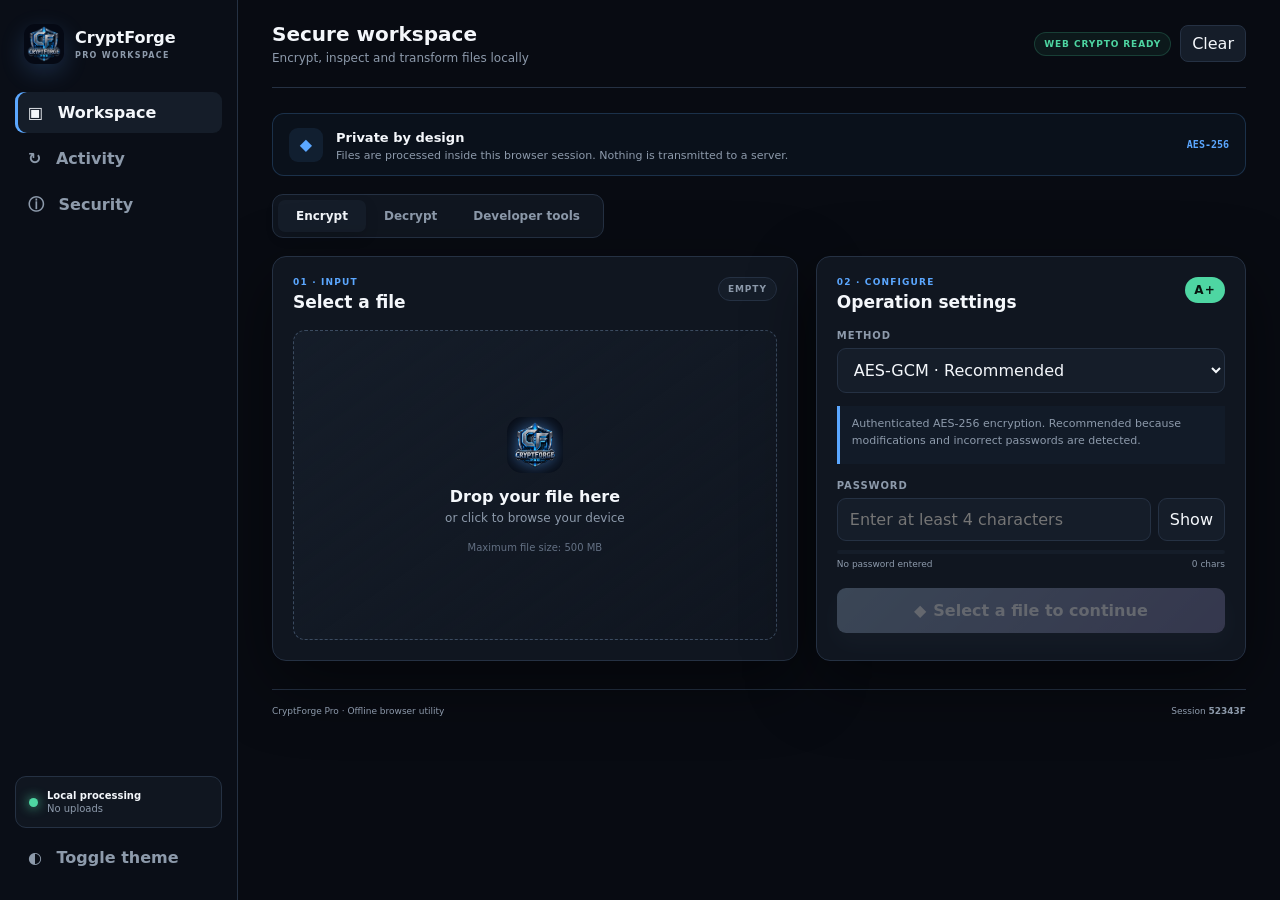
<file: CryptForge_20Pro_20Logo_20Edition/index.html>
<!doctype html><html lang="en" data-theme="dark"><head><meta charset="utf-8"><meta name="viewport" content="width=device-width,initial-scale=1"><meta name="color-scheme" content="dark light"><link rel="icon" type="image/png" href="cryptforge-pro-logo.png"><title>CryptForge Pro</title><link rel="stylesheet" href="cryptforge-pro.css"></head><body>
<div class="shell"><aside class="sidebar"><div class="brand"><div class="mark"><img src="cryptforge-pro-logo.png" alt="CryptForge Pro logo"></div><div><b>CryptForge</b><span>PRO WORKSPACE</span></div></div><nav><button class="nav active" data-view="workspace">▣ <span>Workspace</span></button><button class="nav" data-view="history">↻ <span>Activity</span></button><button class="nav" data-view="about">ⓘ <span>Security</span></button></nav><div class="sideFoot"><div class="local"><i></i><div><b>Local processing</b><span>No uploads</span></div></div><button id="themeBtn" class="theme">◐ <span>Toggle theme</span></button></div></aside>
<main><header class="topbar"><div><h1 id="viewTitle">Secure workspace</h1><p>Encrypt, inspect and transform files locally</p></div><div class="topActions"><span class="engine">WEB CRYPTO READY</span><button id="clearBtn" class="ghost">Clear</button></div></header>
<section id="workspaceView" class="view"><div class="securityBanner"><div class="shield">◆</div><div><b>Private by design</b><p>Files are processed inside this browser session. Nothing is transmitted to a server.</p></div><span>AES-256</span></div>
<div class="modebar"><button id="encryptMode" class="active">Encrypt</button><button id="decryptMode">Decrypt</button><button id="toolsMode">Developer tools</button></div>
<div class="workgrid"><section class="card uploadCard"><div class="cardHead"><div><span class="eyebrow">01 · INPUT</span><h2>Select a file</h2></div><span id="fileBadge" class="badge">EMPTY</span></div><div id="dropzone" tabindex="0" role="button"><input id="fileInput" type="file" hidden><div class="uploadIcon"><img src="cryptforge-pro-logo.png" alt=""></div><h3 id="dropTitle">Drop your file here</h3><p>or click to browse your device</p><small>Maximum file size: 500 MB</small></div><div id="fileInspector" class="inspector hidden"><div class="fileGlyph">FILE</div><div class="fileMeta"><b id="fileName"></b><span id="fileDetails"></span></div><button id="removeFile" class="iconBtn" aria-label="Remove file">×</button></div></section>
<section class="card configCard"><div class="cardHead"><div><span class="eyebrow">02 · CONFIGURE</span><h2>Operation settings</h2></div><span id="securityGrade" class="grade">A+</span></div><label for="algoSelect">Method</label><select id="algoSelect"><optgroup label="Authenticated encryption"><option value="full-aes-gcm">AES-GCM · Recommended</option></optgroup><optgroup label="Advanced encryption"><option value="full-aes-cbc">AES-CBC</option><option value="full-aes-ctr">AES-CTR</option><option value="selective-text">Selective text encryption</option><option value="embedded-block">Embedded encrypted block</option><option value="stego-png-meta">PNG metadata container</option><option value="stego-png-lsb">PNG pixel LSB</option></optgroup><optgroup label="Developer tools"><option value="js-obfuscate">JavaScript Obfuscation</option><option value="js-minify">JavaScript Minifier</option><option value="base64-encode">Base64 Encode</option><option value="base64-decode">Base64 Decode</option><option value="sha256">SHA-256 File Hash</option></optgroup><optgroup label="Legacy"><option value="full-xor">XOR stream · Weak</option></optgroup></select><div id="methodHelp" class="methodHelp"></div>
<div id="passwordSection"><label for="password">Password</label><div class="passwordRow"><input type="password" id="password" placeholder="Enter at least 4 characters" autocomplete="new-password"><button id="togglePassword" type="button">Show</button></div><div class="meter"><i id="strengthBar"></i></div><div class="meterText"><span id="strengthText">No password entered</span><span id="passwordLength">0 chars</span></div></div><button id="processBtn" class="primary" disabled><span id="processIcon">◆</span><span id="processText">Select a file to continue</span></button></section></div>
<div id="progressPanel" class="progressPanel hidden"><div><span id="progressLabel">Processing securely</span><b id="progressPercent">0%</b></div><div class="progressTrack"><i id="progressBar"></i></div></div><div id="output" role="status" aria-live="polite"></div>
<section id="resultPanel" class="card resultPanel hidden"><div class="cardHead"><div><span class="eyebrow">03 · OUTPUT</span><h2>Operation result</h2></div><div><button id="copyResult" class="ghost">Copy preview</button><button id="downloadAgain" class="ghost">Download again</button></div></div><pre id="resultPreview"></pre></section></section>
<section id="historyView" class="view hidden"><div class="pageCard"><div class="cardHead"><div><span class="eyebrow">SESSION LOG</span><h2>Recent activity</h2></div><button id="clearHistory" class="ghost">Clear activity</button></div><div id="historyList" class="historyList"></div></div></section>
<section id="aboutView" class="view hidden"><div class="pageCard"><span class="eyebrow">SECURITY CENTER</span><h2>How CryptForge Pro protects your work</h2><div class="infoGrid"><article><b>Local execution</b><p>Input files remain in browser memory and are not uploaded.</p></article><article><b>Authenticated mode</b><p>AES-GCM detects incorrect passwords and modified encrypted data.</p></article><article><b>Password responsibility</b><p>CryptForge cannot recover forgotten passwords. Keep a secure backup.</p></article><article><b>Obfuscation warning</b><p>JavaScript obfuscation is code transformation, not cryptographic protection.</p></article></div></div></section>
<footer><span>CryptForge Pro · Offline browser utility</span><span>Session <b id="sessionId"></b></span></footer></main></div><script src="cryptforge-pro.js"></script></body></html>
</file>
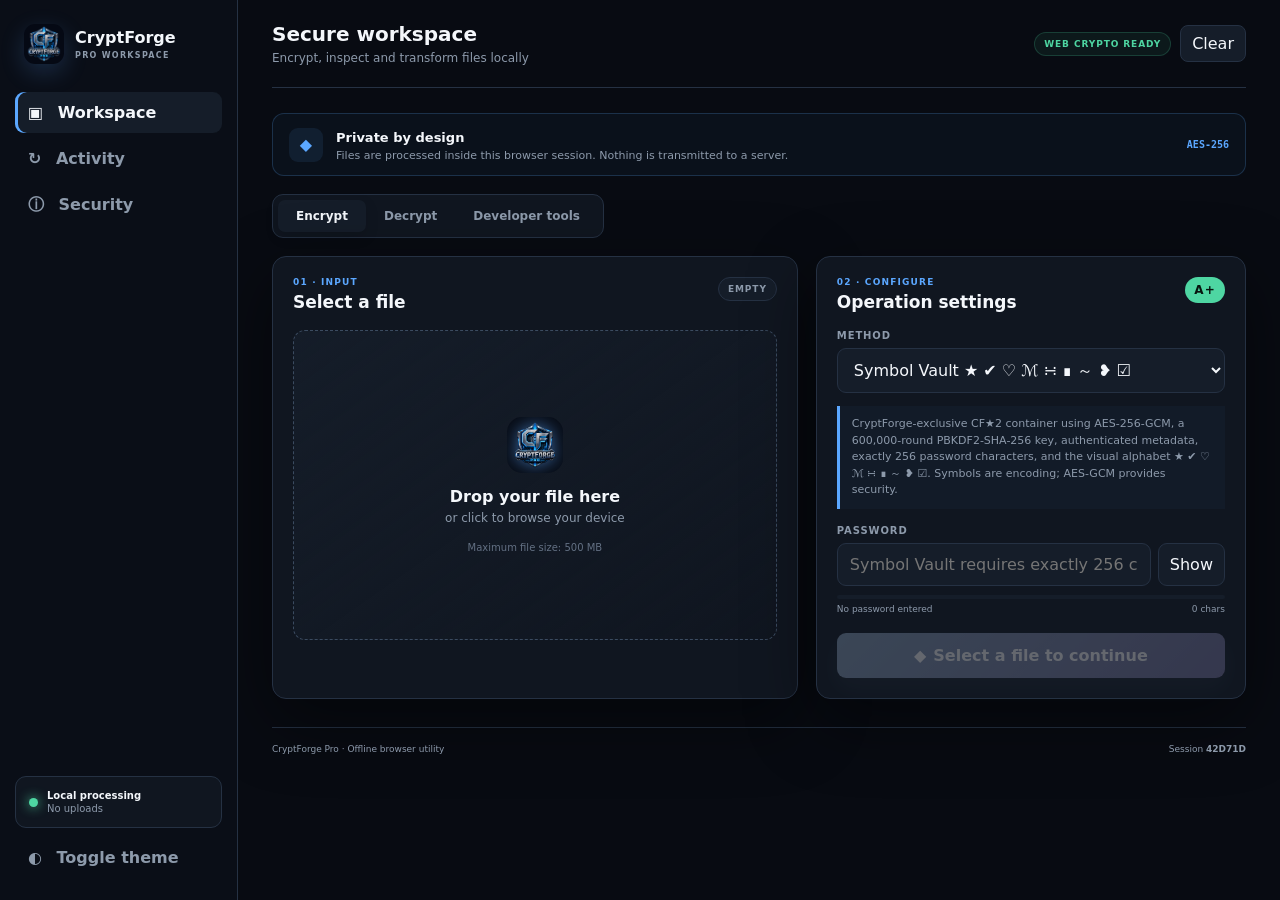
<file: CryptForge_20Pro_20Symbol_20Vault_20CF2/index.html>
<!doctype html><html lang="en" data-theme="dark"><head><meta charset="utf-8"><meta name="viewport" content="width=device-width,initial-scale=1"><meta name="color-scheme" content="dark light"><link rel="icon" type="image/png" href="cryptforge-pro-logo.png"><title>CryptForge Pro</title><link rel="stylesheet" href="cryptforge-pro.css"></head><body>
<div class="shell"><aside class="sidebar"><div class="brand"><div class="mark"><img src="cryptforge-pro-logo.png" alt="CryptForge Pro logo"></div><div><b>CryptForge</b><span>PRO WORKSPACE</span></div></div><nav><button class="nav active" data-view="workspace">▣ <span>Workspace</span></button><button class="nav" data-view="history">↻ <span>Activity</span></button><button class="nav" data-view="about">ⓘ <span>Security</span></button></nav><div class="sideFoot"><div class="local"><i></i><div><b>Local processing</b><span>No uploads</span></div></div><button id="themeBtn" class="theme">◐ <span>Toggle theme</span></button></div></aside>
<main><header class="topbar"><div><h1 id="viewTitle">Secure workspace</h1><p>Encrypt, inspect and transform files locally</p></div><div class="topActions"><span class="engine">WEB CRYPTO READY</span><button id="clearBtn" class="ghost">Clear</button></div></header>
<section id="workspaceView" class="view"><div class="securityBanner"><div class="shield">◆</div><div><b>Private by design</b><p>Files are processed inside this browser session. Nothing is transmitted to a server.</p></div><span>AES-256</span></div>
<div class="modebar"><button id="encryptMode" class="active">Encrypt</button><button id="decryptMode">Decrypt</button><button id="toolsMode">Developer tools</button></div>
<div class="workgrid"><section class="card uploadCard"><div class="cardHead"><div><span class="eyebrow">01 · INPUT</span><h2>Select a file</h2></div><span id="fileBadge" class="badge">EMPTY</span></div><div id="dropzone" tabindex="0" role="button"><input id="fileInput" type="file" hidden><div class="uploadIcon"><img src="cryptforge-pro-logo.png" alt=""></div><h3 id="dropTitle">Drop your file here</h3><p>or click to browse your device</p><small>Maximum file size: 500 MB</small></div><div id="fileInspector" class="inspector hidden"><div class="fileGlyph">FILE</div><div class="fileMeta"><b id="fileName"></b><span id="fileDetails"></span></div><button id="removeFile" class="iconBtn" aria-label="Remove file">×</button></div></section>
<section class="card configCard"><div class="cardHead"><div><span class="eyebrow">02 · CONFIGURE</span><h2>Operation settings</h2></div><span id="securityGrade" class="grade">A+</span></div><label for="algoSelect">Method</label><select id="algoSelect"><optgroup label="CryptForge exclusive"><option value="symbol-vault">Symbol Vault ★ ✔ ♡ ℳ ∺ ∎ ～ ❥ ☑</option></optgroup><optgroup label="Authenticated encryption"><option value="full-aes-gcm">AES-GCM · Recommended</option></optgroup><optgroup label="Advanced encryption"><option value="full-aes-cbc">AES-CBC</option><option value="full-aes-ctr">AES-CTR</option><option value="selective-text">Selective text encryption</option><option value="embedded-block">Embedded encrypted block</option><option value="stego-png-meta">PNG metadata container</option><option value="stego-png-lsb">PNG pixel LSB</option></optgroup><optgroup label="Developer tools"><option value="js-obfuscate">JavaScript Obfuscation</option><option value="js-minify">JavaScript Minifier</option><option value="base64-encode">Base64 Encode</option><option value="base64-decode">Base64 Decode</option><option value="sha256">SHA-256 File Hash</option></optgroup><optgroup label="Legacy"><option value="full-xor">XOR stream · Weak</option></optgroup></select><div id="methodHelp" class="methodHelp"></div>
<div id="passwordSection"><label for="password">Password</label><div class="passwordRow"><input type="password" id="password" placeholder="Symbol Vault requires exactly 256 characters" autocomplete="new-password"><button id="togglePassword" type="button">Show</button></div><div class="meter"><i id="strengthBar"></i></div><div class="meterText"><span id="strengthText">No password entered</span><span id="passwordLength">0 chars</span></div></div><button id="processBtn" class="primary" disabled><span id="processIcon">◆</span><span id="processText">Select a file to continue</span></button></section></div>
<div id="progressPanel" class="progressPanel hidden"><div><span id="progressLabel">Processing securely</span><b id="progressPercent">0%</b></div><div class="progressTrack"><i id="progressBar"></i></div></div><div id="output" role="status" aria-live="polite"></div>
<section id="resultPanel" class="card resultPanel hidden"><div class="cardHead"><div><span class="eyebrow">03 · OUTPUT</span><h2>Operation result</h2></div><div><button id="copyResult" class="ghost">Copy preview</button><button id="downloadAgain" class="ghost">Download again</button></div></div><pre id="resultPreview"></pre></section></section>
<section id="historyView" class="view hidden"><div class="pageCard"><div class="cardHead"><div><span class="eyebrow">SESSION LOG</span><h2>Recent activity</h2></div><button id="clearHistory" class="ghost">Clear activity</button></div><div id="historyList" class="historyList"></div></div></section>
<section id="aboutView" class="view hidden"><div class="pageCard"><span class="eyebrow">SECURITY CENTER</span><h2>How CryptForge Pro protects your work</h2><div class="infoGrid"><article><b>Local execution</b><p>Input files remain in browser memory and are not uploaded.</p></article><article><b>Symbol Vault CF★2</b><p>Uses AES-256-GCM with PBKDF2-SHA-256, an exact 256-character password, and the symbol set ★ ✔ ♡ ℳ ∺ ∎ ～ ❥ ☑. Only CryptForge recognizes the CF★2 file format automatically.</p></article><article><b>Authenticated mode</b><p>AES-GCM detects incorrect passwords and modified encrypted data.</p></article><article><b>Password responsibility</b><p>CryptForge cannot recover forgotten passwords. Keep a secure backup.</p></article><article><b>Obfuscation warning</b><p>JavaScript obfuscation is code transformation, not cryptographic protection.</p></article></div></div></section>
<footer><span>CryptForge Pro · Offline browser utility</span><span>Session <b id="sessionId"></b></span></footer></main></div><script src="cryptforge-pro.js"></script></body></html>
</file>
<file: CryptForge_20Pro_20Logo_20Edition/cryptforge-pro.css>
:root{--bg:#080b12;--side:#0a0e17;--surface:#101620;--surface2:#151d29;--line:#253143;--text:#f4f7fb;--muted:#8d9aab;--blue:#5ba7ff;--blue2:#7b6cff;--green:#4ed6a2;--amber:#f4bc54;--red:#f1717e;--shadow:0 22px 70px #0007}html[data-theme=light]{--bg:#eef2f7;--side:#fff;--surface:#fff;--surface2:#f5f7fa;--line:#d9e0e8;--text:#17202d;--muted:#677486;--shadow:0 20px 60px #24344916}*{box-sizing:border-box}html,body{margin:0;min-height:100%;font-family:Inter,Segoe UI,system-ui,sans-serif;background:var(--bg);color:var(--text)}button,input,select{font:inherit}.shell{min-height:100vh;display:grid;grid-template-columns:238px 1fr}.sidebar{position:sticky;top:0;height:100vh;padding:22px 15px;border-right:1px solid var(--line);background:var(--side);display:flex;flex-direction:column}.brand{display:flex;align-items:center;gap:11px;padding:2px 9px 28px}.mark{width:40px;height:40px;display:grid;place-items:center;border-radius:11px;background:linear-gradient(135deg,var(--blue),var(--blue2));color:#fff;font-weight:900;box-shadow:0 8px 25px #5ba7ff33}.brand b{display:block;font-size:16px}.brand span{display:block;color:var(--muted);font-size:8px;font-weight:800;letter-spacing:.16em;margin-top:4px}nav{display:grid;gap:5px}.nav,.theme{width:100%;border:0;background:transparent;color:var(--muted);padding:11px 13px;border-radius:9px;text-align:left;cursor:pointer;font-weight:650}.nav:hover,.nav.active,.theme:hover{background:var(--surface2);color:var(--text)}.nav.active{box-shadow:inset 3px 0 var(--blue)}.nav span,.theme span{margin-left:9px}.sideFoot{margin-top:auto}.local{display:flex;gap:9px;align-items:center;padding:13px;background:var(--surface);border:1px solid var(--line);border-radius:11px;margin-bottom:9px}.local i{width:9px;height:9px;border-radius:50%;background:var(--green);box-shadow:0 0 12px var(--green)}.local b,.local span{display:block;font-size:10px}.local span{color:var(--muted);margin-top:2px}main{min-width:0;padding:0 34px}.topbar{height:88px;display:flex;align-items:center;border-bottom:1px solid var(--line)}.topbar h1{font-size:20px;margin:0}.topbar p{font-size:12px;color:var(--muted);margin:5px 0 0}.topActions{margin-left:auto;display:flex;align-items:center;gap:9px}.engine,.badge,.grade{font-size:9px;font-weight:850;letter-spacing:.1em;padding:6px 9px;border-radius:99px}.engine{color:var(--green);background:#4ed6a211;border:1px solid #4ed6a233}.ghost,.iconBtn{border:1px solid var(--line);background:var(--surface2);color:var(--text);border-radius:8px;padding:8px 11px;cursor:pointer}.view{max-width:1180px;margin:25px auto}.securityBanner{display:flex;align-items:center;gap:13px;padding:13px 16px;border:1px solid #5ba7ff35;background:#5ba7ff0a;border-radius:12px}.shield{width:34px;height:34px;display:grid;place-items:center;border-radius:9px;background:#5ba7ff18;color:var(--blue)}.securityBanner b{font-size:13px}.securityBanner p{margin:3px 0 0;color:var(--muted);font-size:11px}.securityBanner>span{margin-left:auto;color:var(--blue);font:800 10px monospace}.modebar{display:inline-flex;padding:5px;background:var(--surface);border:1px solid var(--line);border-radius:11px;margin:18px 0}.modebar button{border:0;background:transparent;color:var(--muted);padding:9px 18px;border-radius:7px;cursor:pointer;font-weight:750;font-size:12px}.modebar button.active{background:var(--surface2);color:var(--text);box-shadow:0 5px 14px #0002}.workgrid{display:grid;grid-template-columns:1.1fr .9fr;gap:18px}.card,.pageCard{background:var(--surface);border:1px solid var(--line);border-radius:14px;box-shadow:var(--shadow)}.card{padding:20px}.pageCard{padding:27px}.cardHead{display:flex;align-items:flex-start;justify-content:space-between;margin-bottom:18px}.eyebrow{display:block;color:var(--blue);font-size:9px;font-weight:850;letter-spacing:.13em}.card h2,.pageCard h2{font-size:17px;margin:5px 0 0}.badge{color:var(--muted);background:var(--surface2);border:1px solid var(--line)}.badge.ready{color:var(--green);border-color:#4ed6a244}.grade{color:#07150e;background:var(--green);font-size:12px}#dropzone{min-height:310px;border:1px dashed #3b4b60;border-radius:12px;display:flex;flex-direction:column;align-items:center;justify-content:center;text-align:center;padding:24px;cursor:pointer;background:linear-gradient(145deg,var(--surface2),transparent);transition:.2s}#dropzone:hover,#dropzone.dragover{border-color:var(--blue);background:#5ba7ff0b}.uploadIcon{width:56px;height:56px;display:grid;place-items:center;border-radius:15px;background:#5ba7ff15;color:var(--blue);font-size:28px;margin-bottom:14px}#dropzone h3{margin:0;font-size:16px}#dropzone p{margin:5px;color:var(--muted);font-size:12px}#dropzone small{color:#637083;font-size:10px;margin-top:12px}.inspector{display:flex;align-items:center;gap:11px;margin-top:12px;padding:11px;border:1px solid var(--line);border-radius:10px;background:var(--surface2)}.fileGlyph{width:38px;height:42px;display:grid;place-items:center;border-radius:7px;background:#5ba7ff15;color:var(--blue);font-size:8px;font-weight:900}.fileMeta{min-width:0;flex:1}.fileMeta b,.fileMeta span{display:block;overflow:hidden;text-overflow:ellipsis;white-space:nowrap}.fileMeta b{font-size:12px}.fileMeta span{font-size:10px;color:var(--muted);margin-top:4px}.iconBtn{font-size:18px;padding:4px 9px}.configCard label{display:block;color:var(--muted);font-size:10px;font-weight:800;text-transform:uppercase;letter-spacing:.09em;margin:0 0 7px}.configCard select,.configCard input{width:100%;padding:11px 12px;border:1px solid var(--line);border-radius:9px;background:var(--surface2);color:var(--text);outline:0;margin-bottom:13px}.configCard select:focus,.configCard input:focus{border-color:var(--blue);box-shadow:0 0 0 3px #5ba7ff15}.methodHelp{min-height:58px;padding:10px 12px;margin-bottom:16px;border-left:3px solid var(--blue);background:#5ba7ff09;color:var(--muted);font-size:11px;line-height:1.5}.passwordRow{display:flex;gap:7px}.passwordRow input{margin:0}.passwordRow button{border:1px solid var(--line);background:var(--surface2);color:var(--text);border-radius:9px;padding:0 11px;cursor:pointer}.meter{height:4px;background:var(--surface2);border-radius:9px;margin-top:9px;overflow:hidden}.meter i{display:block;height:100%;width:0;background:var(--red);transition:.2s}.meterText{display:flex;justify-content:space-between;color:var(--muted);font-size:9px;margin:5px 0 19px}.primary{width:100%;border:0;border-radius:9px;padding:13px;background:linear-gradient(135deg,var(--blue),var(--blue2));color:#fff;font-weight:850;cursor:pointer;box-shadow:0 10px 25px #5ba7ff20}.primary:disabled{opacity:.35;filter:grayscale(.7);cursor:not-allowed}.primary span:first-child{margin-right:7px}.progressPanel{margin-top:16px;padding:14px;border:1px solid var(--line);border-radius:11px;background:var(--surface)}.progressPanel>div:first-child{display:flex;justify-content:space-between;font-size:11px}.progressTrack{height:5px;background:var(--surface2);border-radius:10px;overflow:hidden;margin-top:9px}.progressTrack i{display:block;height:100%;width:0;background:linear-gradient(90deg,var(--blue),var(--green));transition:.2s}#output{min-height:0;margin-top:13px;padding:0;text-align:center;font-size:12px}#output.success,#output.error{padding:11px;border-radius:9px}#output.success{color:var(--green);background:#4ed6a20d;border:1px solid #4ed6a233}#output.error{color:var(--red);background:#f1717e0d;border:1px solid #f1717e33}.resultPanel{margin-top:17px}.resultPanel pre{max-height:270px;overflow:auto;white-space:pre-wrap;word-break:break-word;background:#06090f;color:#bfe0ff;border:1px solid var(--line);border-radius:9px;padding:13px;font:11px ui-monospace,monospace}.hidden{display:none!important}.historyList{display:grid;gap:8px;margin-top:18px}.historyItem{display:grid;grid-template-columns:1fr auto;gap:8px;padding:13px;border:1px solid var(--line);border-radius:10px;background:var(--surface2)}.historyItem b,.historyItem span{display:block}.historyItem b{font-size:12px}.historyItem span{font-size:10px;color:var(--muted);margin-top:4px}.historyItem time{font-size:10px;color:var(--muted)}.emptyState{text-align:center;color:var(--muted);padding:50px}.infoGrid{display:grid;grid-template-columns:1fr 1fr;gap:12px;margin-top:20px}.infoGrid article{padding:16px;border:1px solid var(--line);border-radius:11px;background:var(--surface2)}.infoGrid b{font-size:13px}.infoGrid p{color:var(--muted);font-size:11px;line-height:1.6;margin:8px 0 0}footer{max-width:1180px;margin:28px auto;padding:16px 0 25px;border-top:1px solid var(--line);display:flex;justify-content:space-between;color:var(--muted);font-size:9px}.mutedControl{opacity:.35;pointer-events:none}@media(max-width:850px){.shell{grid-template-columns:74px 1fr}.brand>div:last-child,.nav span,.theme span,.local div{display:none}.sidebar{padding:17px 10px}.mark{margin:auto}.nav,.theme{text-align:center}.workgrid{grid-template-columns:1fr}main{padding:0 16px}}@media(max-width:560px){.shell{display:block}.sidebar{position:relative;width:100%;height:auto;flex-direction:row;align-items:center;border-right:0;border-bottom:1px solid var(--line)}.brand{padding:0}.sidebar nav{display:flex;margin-left:auto}.sideFoot{margin:0}.local,.theme{display:none}.topbar{height:76px}.engine{display:none}.modebar{width:100%;display:grid;grid-template-columns:repeat(3,1fr)}.modebar button{padding:9px 5px;font-size:10px}.securityBanner>span{display:none}.infoGrid{grid-template-columns:1fr}.cardHead{gap:10px}.resultPanel .cardHead{display:block}.resultPanel .cardHead>div:last-child{margin-top:12px}footer{display:block;text-align:center}footer span{display:block;margin:5px}}

.mark{overflow:hidden;background:#050914;padding:2px}.mark img{width:100%;height:100%;object-fit:contain;display:block}.uploadIcon{overflow:hidden;padding:5px;background:#080d17}.uploadIcon img{width:100%;height:100%;object-fit:contain;display:block;filter:drop-shadow(0 0 8px #5ba7ff88)}
</file>
<file: CryptForge_20Pro_20Symbol_20Vault_20CF2/cryptforge-pro.css>
:root{--bg:#080b12;--side:#0a0e17;--surface:#101620;--surface2:#151d29;--line:#253143;--text:#f4f7fb;--muted:#8d9aab;--blue:#5ba7ff;--blue2:#7b6cff;--green:#4ed6a2;--amber:#f4bc54;--red:#f1717e;--shadow:0 22px 70px #0007}html[data-theme=light]{--bg:#eef2f7;--side:#fff;--surface:#fff;--surface2:#f5f7fa;--line:#d9e0e8;--text:#17202d;--muted:#677486;--shadow:0 20px 60px #24344916}*{box-sizing:border-box}html,body{margin:0;min-height:100%;font-family:Inter,Segoe UI,system-ui,sans-serif;background:var(--bg);color:var(--text)}button,input,select{font:inherit}.shell{min-height:100vh;display:grid;grid-template-columns:238px 1fr}.sidebar{position:sticky;top:0;height:100vh;padding:22px 15px;border-right:1px solid var(--line);background:var(--side);display:flex;flex-direction:column}.brand{display:flex;align-items:center;gap:11px;padding:2px 9px 28px}.mark{width:40px;height:40px;display:grid;place-items:center;border-radius:11px;background:linear-gradient(135deg,var(--blue),var(--blue2));color:#fff;font-weight:900;box-shadow:0 8px 25px #5ba7ff33}.brand b{display:block;font-size:16px}.brand span{display:block;color:var(--muted);font-size:8px;font-weight:800;letter-spacing:.16em;margin-top:4px}nav{display:grid;gap:5px}.nav,.theme{width:100%;border:0;background:transparent;color:var(--muted);padding:11px 13px;border-radius:9px;text-align:left;cursor:pointer;font-weight:650}.nav:hover,.nav.active,.theme:hover{background:var(--surface2);color:var(--text)}.nav.active{box-shadow:inset 3px 0 var(--blue)}.nav span,.theme span{margin-left:9px}.sideFoot{margin-top:auto}.local{display:flex;gap:9px;align-items:center;padding:13px;background:var(--surface);border:1px solid var(--line);border-radius:11px;margin-bottom:9px}.local i{width:9px;height:9px;border-radius:50%;background:var(--green);box-shadow:0 0 12px var(--green)}.local b,.local span{display:block;font-size:10px}.local span{color:var(--muted);margin-top:2px}main{min-width:0;padding:0 34px}.topbar{height:88px;display:flex;align-items:center;border-bottom:1px solid var(--line)}.topbar h1{font-size:20px;margin:0}.topbar p{font-size:12px;color:var(--muted);margin:5px 0 0}.topActions{margin-left:auto;display:flex;align-items:center;gap:9px}.engine,.badge,.grade{font-size:9px;font-weight:850;letter-spacing:.1em;padding:6px 9px;border-radius:99px}.engine{color:var(--green);background:#4ed6a211;border:1px solid #4ed6a233}.ghost,.iconBtn{border:1px solid var(--line);background:var(--surface2);color:var(--text);border-radius:8px;padding:8px 11px;cursor:pointer}.view{max-width:1180px;margin:25px auto}.securityBanner{display:flex;align-items:center;gap:13px;padding:13px 16px;border:1px solid #5ba7ff35;background:#5ba7ff0a;border-radius:12px}.shield{width:34px;height:34px;display:grid;place-items:center;border-radius:9px;background:#5ba7ff18;color:var(--blue)}.securityBanner b{font-size:13px}.securityBanner p{margin:3px 0 0;color:var(--muted);font-size:11px}.securityBanner>span{margin-left:auto;color:var(--blue);font:800 10px monospace}.modebar{display:inline-flex;padding:5px;background:var(--surface);border:1px solid var(--line);border-radius:11px;margin:18px 0}.modebar button{border:0;background:transparent;color:var(--muted);padding:9px 18px;border-radius:7px;cursor:pointer;font-weight:750;font-size:12px}.modebar button.active{background:var(--surface2);color:var(--text);box-shadow:0 5px 14px #0002}.workgrid{display:grid;grid-template-columns:1.1fr .9fr;gap:18px}.card,.pageCard{background:var(--surface);border:1px solid var(--line);border-radius:14px;box-shadow:var(--shadow)}.card{padding:20px}.pageCard{padding:27px}.cardHead{display:flex;align-items:flex-start;justify-content:space-between;margin-bottom:18px}.eyebrow{display:block;color:var(--blue);font-size:9px;font-weight:850;letter-spacing:.13em}.card h2,.pageCard h2{font-size:17px;margin:5px 0 0}.badge{color:var(--muted);background:var(--surface2);border:1px solid var(--line)}.badge.ready{color:var(--green);border-color:#4ed6a244}.grade{color:#07150e;background:var(--green);font-size:12px}#dropzone{min-height:310px;border:1px dashed #3b4b60;border-radius:12px;display:flex;flex-direction:column;align-items:center;justify-content:center;text-align:center;padding:24px;cursor:pointer;background:linear-gradient(145deg,var(--surface2),transparent);transition:.2s}#dropzone:hover,#dropzone.dragover{border-color:var(--blue);background:#5ba7ff0b}.uploadIcon{width:56px;height:56px;display:grid;place-items:center;border-radius:15px;background:#5ba7ff15;color:var(--blue);font-size:28px;margin-bottom:14px}#dropzone h3{margin:0;font-size:16px}#dropzone p{margin:5px;color:var(--muted);font-size:12px}#dropzone small{color:#637083;font-size:10px;margin-top:12px}.inspector{display:flex;align-items:center;gap:11px;margin-top:12px;padding:11px;border:1px solid var(--line);border-radius:10px;background:var(--surface2)}.fileGlyph{width:38px;height:42px;display:grid;place-items:center;border-radius:7px;background:#5ba7ff15;color:var(--blue);font-size:8px;font-weight:900}.fileMeta{min-width:0;flex:1}.fileMeta b,.fileMeta span{display:block;overflow:hidden;text-overflow:ellipsis;white-space:nowrap}.fileMeta b{font-size:12px}.fileMeta span{font-size:10px;color:var(--muted);margin-top:4px}.iconBtn{font-size:18px;padding:4px 9px}.configCard label{display:block;color:var(--muted);font-size:10px;font-weight:800;text-transform:uppercase;letter-spacing:.09em;margin:0 0 7px}.configCard select,.configCard input{width:100%;padding:11px 12px;border:1px solid var(--line);border-radius:9px;background:var(--surface2);color:var(--text);outline:0;margin-bottom:13px}.configCard select:focus,.configCard input:focus{border-color:var(--blue);box-shadow:0 0 0 3px #5ba7ff15}.methodHelp{min-height:58px;padding:10px 12px;margin-bottom:16px;border-left:3px solid var(--blue);background:#5ba7ff09;color:var(--muted);font-size:11px;line-height:1.5}.passwordRow{display:flex;gap:7px}.passwordRow input{margin:0}.passwordRow button{border:1px solid var(--line);background:var(--surface2);color:var(--text);border-radius:9px;padding:0 11px;cursor:pointer}.meter{height:4px;background:var(--surface2);border-radius:9px;margin-top:9px;overflow:hidden}.meter i{display:block;height:100%;width:0;background:var(--red);transition:.2s}.meterText{display:flex;justify-content:space-between;color:var(--muted);font-size:9px;margin:5px 0 19px}.primary{width:100%;border:0;border-radius:9px;padding:13px;background:linear-gradient(135deg,var(--blue),var(--blue2));color:#fff;font-weight:850;cursor:pointer;box-shadow:0 10px 25px #5ba7ff20}.primary:disabled{opacity:.35;filter:grayscale(.7);cursor:not-allowed}.primary span:first-child{margin-right:7px}.progressPanel{margin-top:16px;padding:14px;border:1px solid var(--line);border-radius:11px;background:var(--surface)}.progressPanel>div:first-child{display:flex;justify-content:space-between;font-size:11px}.progressTrack{height:5px;background:var(--surface2);border-radius:10px;overflow:hidden;margin-top:9px}.progressTrack i{display:block;height:100%;width:0;background:linear-gradient(90deg,var(--blue),var(--green));transition:.2s}#output{min-height:0;margin-top:13px;padding:0;text-align:center;font-size:12px}#output.success,#output.error{padding:11px;border-radius:9px}#output.success{color:var(--green);background:#4ed6a20d;border:1px solid #4ed6a233}#output.error{color:var(--red);background:#f1717e0d;border:1px solid #f1717e33}.resultPanel{margin-top:17px}.resultPanel pre{max-height:270px;overflow:auto;white-space:pre-wrap;word-break:break-word;background:#06090f;color:#bfe0ff;border:1px solid var(--line);border-radius:9px;padding:13px;font:11px ui-monospace,monospace}.hidden{display:none!important}.historyList{display:grid;gap:8px;margin-top:18px}.historyItem{display:grid;grid-template-columns:1fr auto;gap:8px;padding:13px;border:1px solid var(--line);border-radius:10px;background:var(--surface2)}.historyItem b,.historyItem span{display:block}.historyItem b{font-size:12px}.historyItem span{font-size:10px;color:var(--muted);margin-top:4px}.historyItem time{font-size:10px;color:var(--muted)}.emptyState{text-align:center;color:var(--muted);padding:50px}.infoGrid{display:grid;grid-template-columns:1fr 1fr;gap:12px;margin-top:20px}.infoGrid article{padding:16px;border:1px solid var(--line);border-radius:11px;background:var(--surface2)}.infoGrid b{font-size:13px}.infoGrid p{color:var(--muted);font-size:11px;line-height:1.6;margin:8px 0 0}footer{max-width:1180px;margin:28px auto;padding:16px 0 25px;border-top:1px solid var(--line);display:flex;justify-content:space-between;color:var(--muted);font-size:9px}.mutedControl{opacity:.35;pointer-events:none}@media(max-width:850px){.shell{grid-template-columns:74px 1fr}.brand>div:last-child,.nav span,.theme span,.local div{display:none}.sidebar{padding:17px 10px}.mark{margin:auto}.nav,.theme{text-align:center}.workgrid{grid-template-columns:1fr}main{padding:0 16px}}@media(max-width:560px){.shell{display:block}.sidebar{position:relative;width:100%;height:auto;flex-direction:row;align-items:center;border-right:0;border-bottom:1px solid var(--line)}.brand{padding:0}.sidebar nav{display:flex;margin-left:auto}.sideFoot{margin:0}.local,.theme{display:none}.topbar{height:76px}.engine{display:none}.modebar{width:100%;display:grid;grid-template-columns:repeat(3,1fr)}.modebar button{padding:9px 5px;font-size:10px}.securityBanner>span{display:none}.infoGrid{grid-template-columns:1fr}.cardHead{gap:10px}.resultPanel .cardHead{display:block}.resultPanel .cardHead>div:last-child{margin-top:12px}footer{display:block;text-align:center}footer span{display:block;margin:5px}}

.mark{overflow:hidden;background:#050914;padding:2px}.mark img{width:100%;height:100%;object-fit:contain;display:block}.uploadIcon{overflow:hidden;padding:5px;background:#080d17}.uploadIcon img{width:100%;height:100%;object-fit:contain;display:block;filter:drop-shadow(0 0 8px #5ba7ff88)}
</file>
